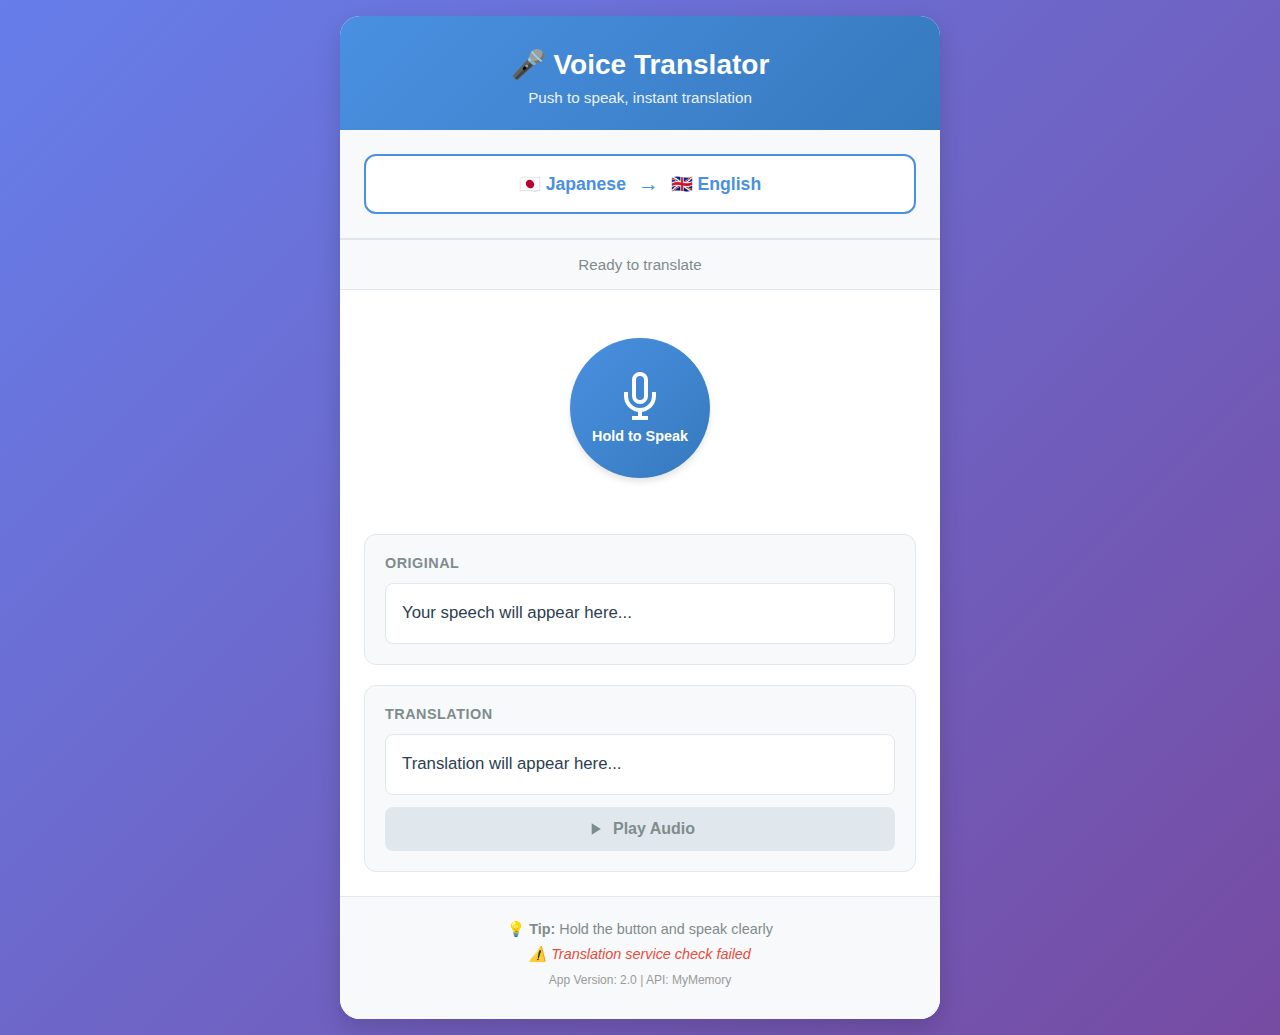
<file: index.html>
<!DOCTYPE html>
<html lang="en">
<head>
    <meta charset="UTF-8">
    <meta name="viewport" content="width=device-width, initial-scale=1.0, maximum-scale=1.0, user-scalable=no">
    <meta name="theme-color" content="#4A90E2">
    <meta name="apple-mobile-web-app-capable" content="yes">
    <meta name="apple-mobile-web-app-status-bar-style" content="black-translucent">
    <meta name="apple-mobile-web-app-title" content="Voice Translator">
    <title>Voice Translator - Japanese ⇄ English</title>

    <!-- PWA Manifest -->
    <link rel="manifest" href="manifest.json?v=2.0">

    <!-- Icons -->
    <link rel="icon" type="image/png" sizes="192x192" href="icon-192.png">
    <link rel="apple-touch-icon" href="icon-192.png">

    <!-- Stylesheet -->
    <link rel="stylesheet" href="style.css?v=2.0">
</head>
<body>
    <div class="container">
        <!-- Header -->
        <header>
            <h1>🎤 Voice Translator</h1>
            <p class="subtitle">Push to speak, instant translation</p>
        </header>

        <!-- Language Direction Switcher -->
        <div class="language-switcher">
            <button id="langBtn" class="lang-button">
                <span id="sourceLang">🇯🇵 Japanese</span>
                <span class="arrow">→</span>
                <span id="targetLang">🇬🇧 English</span>
            </button>
        </div>

        <!-- Status Indicator -->
        <div id="status" class="status">Ready to translate</div>

        <!-- Push-to-Talk Button -->
        <div class="mic-container">
            <button id="micBtn" class="mic-button">
                <svg class="mic-icon" viewBox="0 0 24 24" fill="none" stroke="currentColor" stroke-width="2">
                    <path d="M12 1a3 3 0 0 0-3 3v8a3 3 0 0 0 6 0V4a3 3 0 0 0-3-3z"></path>
                    <path d="M19 10v2a7 7 0 0 1-14 0v-2"></path>
                    <line x1="12" y1="19" x2="12" y2="23"></line>
                    <line x1="8" y1="23" x2="16" y2="23"></line>
                </svg>
                <span class="mic-text">Hold to Speak</span>
            </button>
            <div class="recording-indicator"></div>
        </div>

        <!-- Results Section -->
        <div class="results">
            <!-- Original Text -->
            <div class="result-card">
                <h3>Original</h3>
                <div id="originalText" class="text-content">Your speech will appear here...</div>
            </div>

            <!-- Translated Text -->
            <div class="result-card">
                <h3>Translation</h3>
                <div id="translatedText" class="text-content">Translation will appear here...</div>
                <button id="playBtn" class="play-button" disabled>
                    <svg viewBox="0 0 24 24" fill="currentColor">
                        <path d="M8 5v14l11-7z"/>
                    </svg>
                    Play Audio
                </button>
            </div>
        </div>

        <!-- Settings/Info -->
        <div class="info">
            <p>💡 <strong>Tip:</strong> Hold the button and speak clearly</p>
            <p id="apiStatus" class="api-status"></p>
            <p style="font-size: 0.75rem; color: #999; margin-top: 10px;">App Version: 2.0 | API: MyMemory</p>
        </div>
    </div>

    <!-- Scripts -->
    <script src="app.js?v=2.0"></script>

    <!-- Force cache clear for old versions -->
    <script>
        // Clear old service worker and caches
        if ('serviceWorker' in navigator) {
            navigator.serviceWorker.getRegistrations().then(function(registrations) {
                for(let registration of registrations) {
                    registration.unregister();
                }
            });
        }

        // Clear old caches
        if ('caches' in window) {
            caches.keys().then(function(names) {
                for (let name of names) {
                    if (name.includes('v1')) {
                        caches.delete(name);
                        console.log('Deleted old cache:', name);
                    }
                }
            });
        }
    </script>
</body>
</html>
</file>
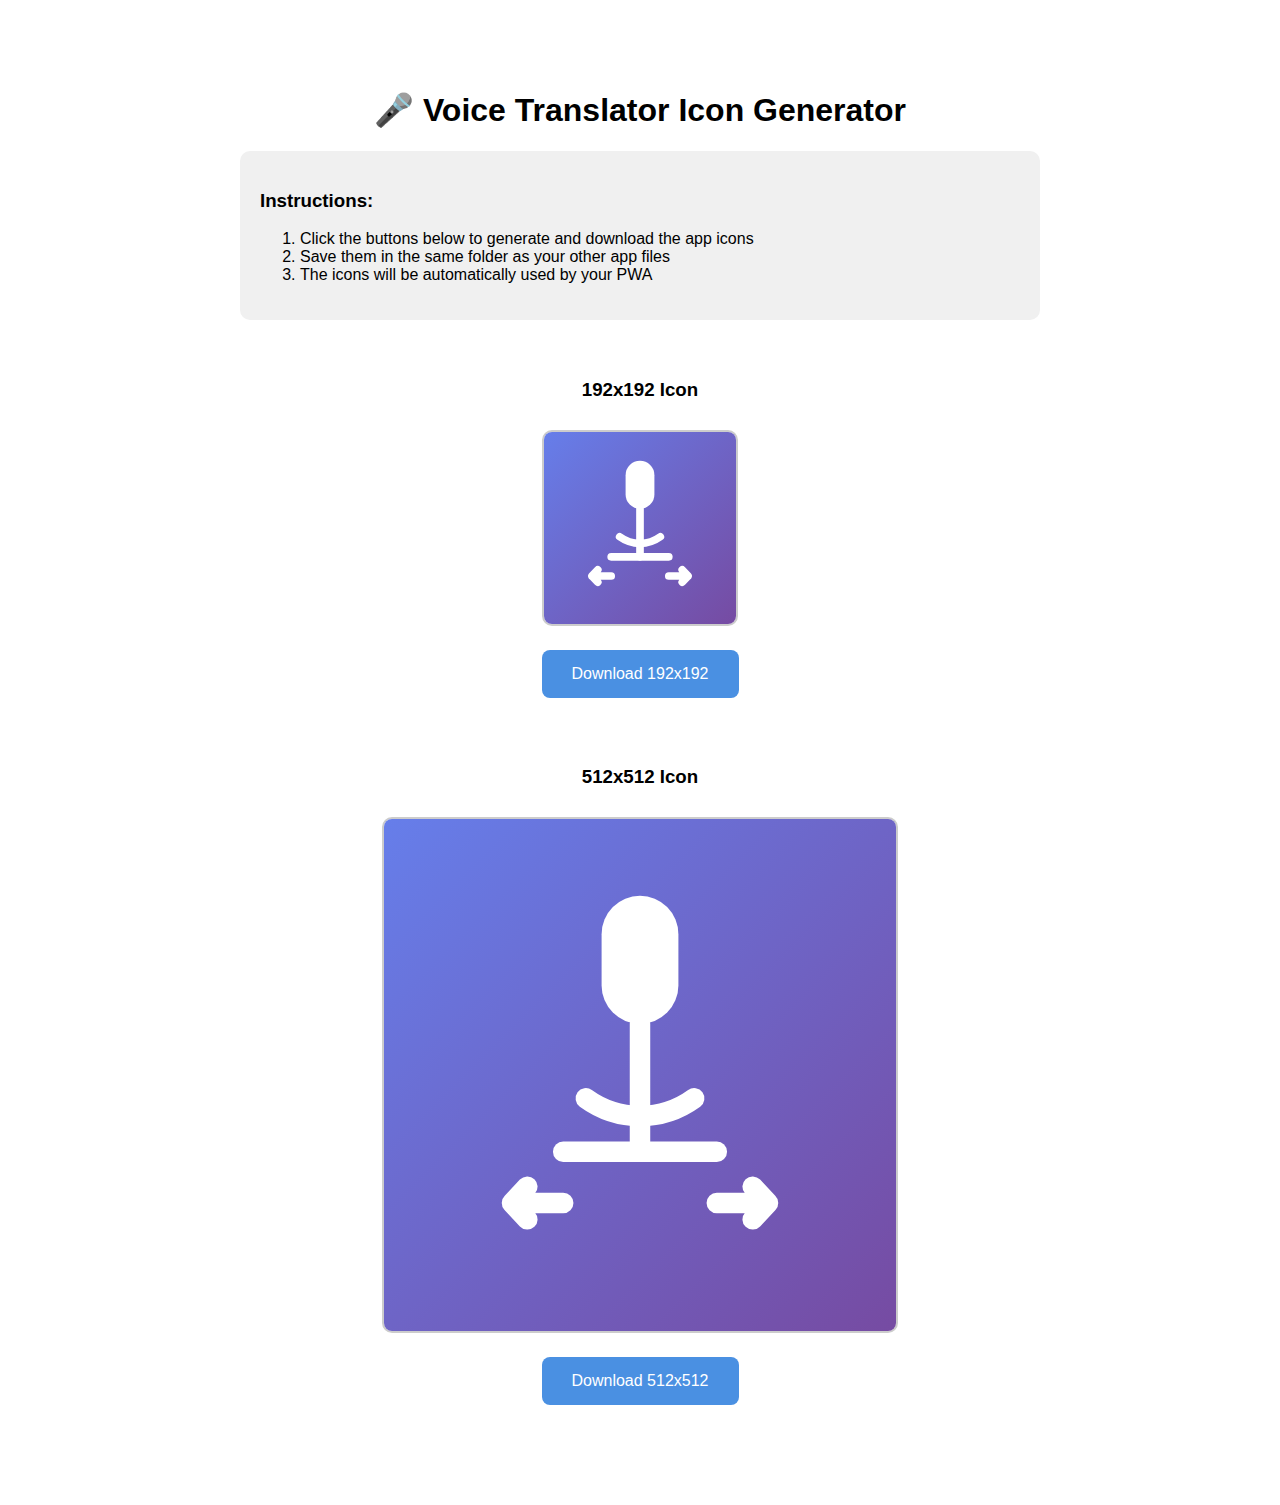
<file: generate-icons.html>
<!DOCTYPE html>
<html lang="en">
<head>
    <meta charset="UTF-8">
    <meta name="viewport" content="width=device-width, initial-scale=1.0">
    <title>Generate App Icons</title>
    <style>
        body {
            font-family: Arial, sans-serif;
            max-width: 800px;
            margin: 50px auto;
            padding: 20px;
            text-align: center;
        }
        .icon-preview {
            margin: 20px;
            display: inline-block;
        }
        canvas {
            border: 2px solid #ccc;
            border-radius: 10px;
            margin: 10px;
        }
        button {
            background: #4A90E2;
            color: white;
            border: none;
            padding: 15px 30px;
            font-size: 16px;
            border-radius: 8px;
            cursor: pointer;
            margin: 10px;
        }
        button:hover {
            background: #357ABD;
        }
        .instructions {
            background: #f0f0f0;
            padding: 20px;
            border-radius: 10px;
            margin: 20px 0;
            text-align: left;
        }
    </style>
</head>
<body>
    <h1>🎤 Voice Translator Icon Generator</h1>

    <div class="instructions">
        <h3>Instructions:</h3>
        <ol>
            <li>Click the buttons below to generate and download the app icons</li>
            <li>Save them in the same folder as your other app files</li>
            <li>The icons will be automatically used by your PWA</li>
        </ol>
    </div>

    <div class="icon-preview">
        <h3>192x192 Icon</h3>
        <canvas id="canvas192" width="192" height="192"></canvas>
        <br>
        <button onclick="downloadIcon('canvas192', 'icon-192.png')">Download 192x192</button>
    </div>

    <div class="icon-preview">
        <h3>512x512 Icon</h3>
        <canvas id="canvas512" width="512" height="512"></canvas>
        <br>
        <button onclick="downloadIcon('canvas512', 'icon-512.png')">Download 512x512</button>
    </div>

    <script>
        function drawIcon(canvas) {
            const ctx = canvas.getContext('2d');
            const size = canvas.width;

            // Background gradient
            const gradient = ctx.createLinearGradient(0, 0, size, size);
            gradient.addColorStop(0, '#667eea');
            gradient.addColorStop(1, '#764ba2');
            ctx.fillStyle = gradient;
            ctx.fillRect(0, 0, size, size);

            // Draw microphone icon
            ctx.strokeStyle = 'white';
            ctx.fillStyle = 'white';
            ctx.lineWidth = size * 0.04;
            ctx.lineCap = 'round';
            ctx.lineJoin = 'round';

            const centerX = size / 2;
            const centerY = size / 2;
            const micHeight = size * 0.25;
            const micWidth = size * 0.15;

            // Microphone body (rounded rectangle)
            ctx.beginPath();
            ctx.roundRect(
                centerX - micWidth / 2,
                centerY - micHeight - size * 0.1,
                micWidth,
                micHeight,
                micWidth / 2
            );
            ctx.fill();

            // Microphone arc
            ctx.beginPath();
            ctx.arc(
                centerX,
                centerY - size * 0.1,
                micWidth * 1.2,
                0.3 * Math.PI,
                0.7 * Math.PI
            );
            ctx.stroke();

            // Microphone stand
            ctx.beginPath();
            ctx.moveTo(centerX, centerY - size * 0.1);
            ctx.lineTo(centerX, centerY + size * 0.15);
            ctx.stroke();

            // Microphone base
            ctx.beginPath();
            ctx.moveTo(centerX - micWidth, centerY + size * 0.15);
            ctx.lineTo(centerX + micWidth, centerY + size * 0.15);
            ctx.stroke();

            // Translation arrows
            const arrowY = centerY + size * 0.25;
            const arrowSize = size * 0.08;

            // Left arrow
            ctx.beginPath();
            ctx.moveTo(centerX - size * 0.15, arrowY);
            ctx.lineTo(centerX - size * 0.25, arrowY);
            ctx.moveTo(centerX - size * 0.25, arrowY);
            ctx.lineTo(centerX - size * 0.22, arrowY - arrowSize * 0.4);
            ctx.moveTo(centerX - size * 0.25, arrowY);
            ctx.lineTo(centerX - size * 0.22, arrowY + arrowSize * 0.4);
            ctx.stroke();

            // Right arrow
            ctx.beginPath();
            ctx.moveTo(centerX + size * 0.15, arrowY);
            ctx.lineTo(centerX + size * 0.25, arrowY);
            ctx.moveTo(centerX + size * 0.25, arrowY);
            ctx.lineTo(centerX + size * 0.22, arrowY - arrowSize * 0.4);
            ctx.moveTo(centerX + size * 0.25, arrowY);
            ctx.lineTo(centerX + size * 0.22, arrowY + arrowSize * 0.4);
            ctx.stroke();
        }

        function downloadIcon(canvasId, filename) {
            const canvas = document.getElementById(canvasId);
            const url = canvas.toDataURL('image/png');
            const link = document.createElement('a');
            link.download = filename;
            link.href = url;
            link.click();
        }

        // Draw icons on page load
        window.onload = function() {
            drawIcon(document.getElementById('canvas192'));
            drawIcon(document.getElementById('canvas512'));
        };
    </script>
</body>
</html>
</file>
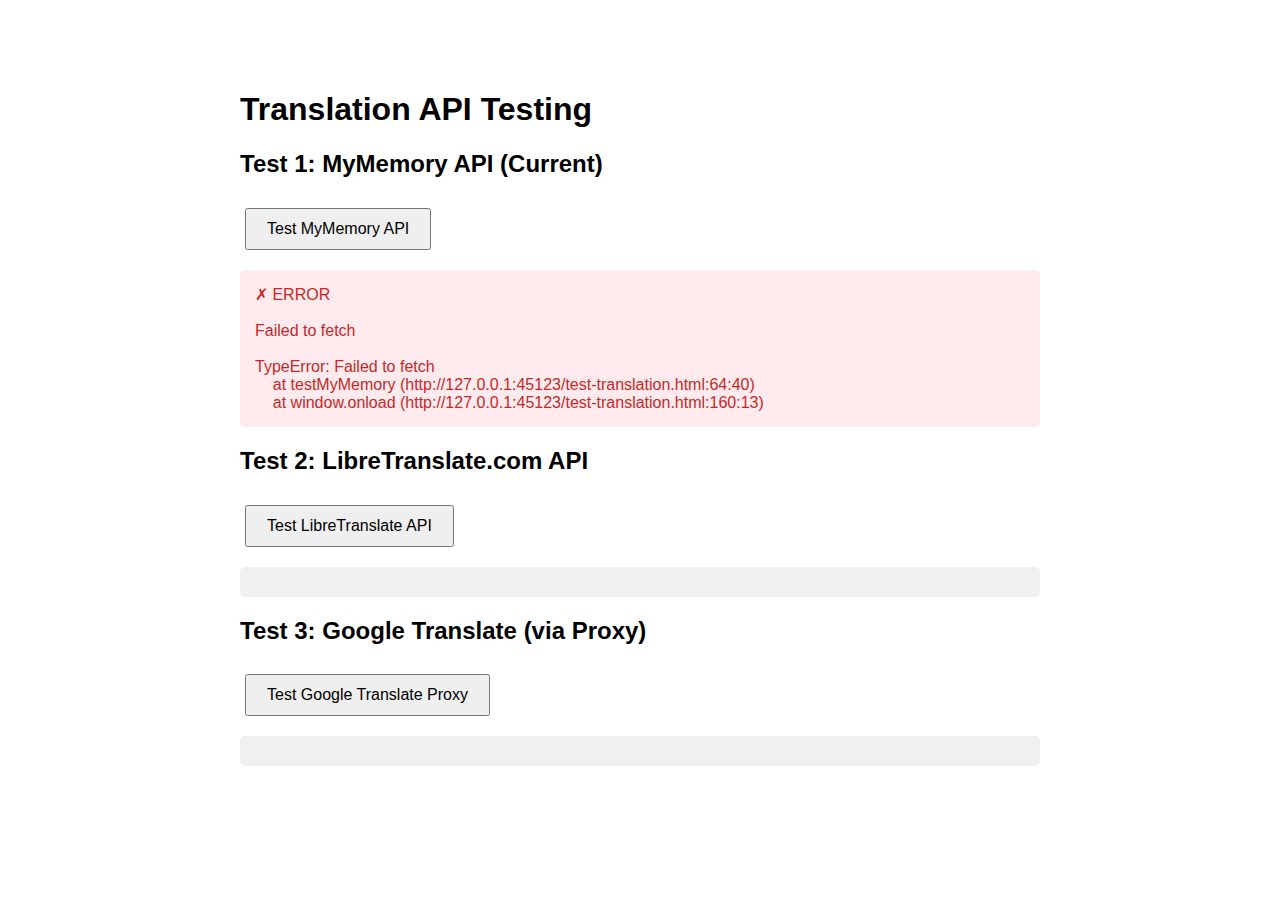
<file: test-translation.html>
<!DOCTYPE html>
<html lang="en">
<head>
    <meta charset="UTF-8">
    <meta name="viewport" content="width=device-width, initial-scale=1.0">
    <title>Translation API Test</title>
    <style>
        body {
            font-family: Arial, sans-serif;
            max-width: 800px;
            margin: 50px auto;
            padding: 20px;
        }
        button {
            padding: 10px 20px;
            margin: 10px 5px;
            font-size: 16px;
            cursor: pointer;
        }
        .result {
            background: #f0f0f0;
            padding: 15px;
            margin: 10px 0;
            border-radius: 5px;
            white-space: pre-wrap;
        }
        .error {
            background: #ffebee;
            color: #c62828;
        }
        .success {
            background: #e8f5e9;
            color: #2e7d32;
        }
    </style>
</head>
<body>
    <h1>Translation API Testing</h1>

    <h2>Test 1: MyMemory API (Current)</h2>
    <button onclick="testMyMemory()">Test MyMemory API</button>
    <div id="mymemory-result" class="result"></div>

    <h2>Test 2: LibreTranslate.com API</h2>
    <button onclick="testLibreTranslate()">Test LibreTranslate API</button>
    <div id="libretranslate-result" class="result"></div>

    <h2>Test 3: Google Translate (via Proxy)</h2>
    <button onclick="testGoogleProxy()">Test Google Translate Proxy</button>
    <div id="google-result" class="result"></div>

    <script>
        async function testMyMemory() {
            const resultDiv = document.getElementById('mymemory-result');
            resultDiv.textContent = 'Testing MyMemory API...';
            resultDiv.className = 'result';

            try {
                const text = 'Hello';
                const url = `https://api.mymemory.translated.net/get?q=${encodeURIComponent(text)}&langpair=en|ja`;

                console.log('MyMemory Request URL:', url);

                const response = await fetch(url);
                const data = await response.json();

                console.log('MyMemory Response:', data);

                if (data.responseData && data.responseData.translatedText) {
                    resultDiv.textContent = `✓ SUCCESS!\n\nOriginal: ${text}\nTranslated: ${data.responseData.translatedText}\n\nFull Response:\n${JSON.stringify(data, null, 2)}`;
                    resultDiv.className = 'result success';
                } else {
                    resultDiv.textContent = `✗ FAILED\n\nResponse:\n${JSON.stringify(data, null, 2)}`;
                    resultDiv.className = 'result error';
                }
            } catch (error) {
                resultDiv.textContent = `✗ ERROR\n\n${error.message}\n\n${error.stack}`;
                resultDiv.className = 'result error';
                console.error('MyMemory Error:', error);
            }
        }

        async function testLibreTranslate() {
            const resultDiv = document.getElementById('libretranslate-result');
            resultDiv.textContent = 'Testing LibreTranslate API...';
            resultDiv.className = 'result';

            try {
                const text = 'Hello';
                const url = 'https://libretranslate.com/translate';

                console.log('LibreTranslate Request URL:', url);

                const response = await fetch(url, {
                    method: 'POST',
                    headers: {
                        'Content-Type': 'application/json',
                    },
                    body: JSON.stringify({
                        q: text,
                        source: 'en',
                        target: 'ja',
                        format: 'text'
                    })
                });

                const data = await response.json();

                console.log('LibreTranslate Response:', data);

                if (data.translatedText) {
                    resultDiv.textContent = `✓ SUCCESS!\n\nOriginal: ${text}\nTranslated: ${data.translatedText}\n\nFull Response:\n${JSON.stringify(data, null, 2)}`;
                    resultDiv.className = 'result success';
                } else {
                    resultDiv.textContent = `✗ FAILED\n\nResponse:\n${JSON.stringify(data, null, 2)}`;
                    resultDiv.className = 'result error';
                }
            } catch (error) {
                resultDiv.textContent = `✗ ERROR\n\n${error.message}\n\n${error.stack}`;
                resultDiv.className = 'result error';
                console.error('LibreTranslate Error:', error);
            }
        }

        async function testGoogleProxy() {
            const resultDiv = document.getElementById('google-result');
            resultDiv.textContent = 'Testing Google Translate via translate.googleapis.com...';
            resultDiv.className = 'result';

            try {
                // Using free Google Translate API endpoint (limited, may not work)
                const text = 'Hello';
                const url = `https://translate.googleapis.com/translate_a/single?client=gtx&sl=en&tl=ja&dt=t&q=${encodeURIComponent(text)}`;

                console.log('Google Translate Request URL:', url);

                const response = await fetch(url);
                const data = await response.json();

                console.log('Google Translate Response:', data);

                if (data && data[0] && data[0][0] && data[0][0][0]) {
                    const translated = data[0][0][0];
                    resultDiv.textContent = `✓ SUCCESS!\n\nOriginal: ${text}\nTranslated: ${translated}\n\nFull Response:\n${JSON.stringify(data, null, 2)}`;
                    resultDiv.className = 'result success';
                } else {
                    resultDiv.textContent = `✗ FAILED\n\nResponse:\n${JSON.stringify(data, null, 2)}`;
                    resultDiv.className = 'result error';
                }
            } catch (error) {
                resultDiv.textContent = `✗ ERROR\n\n${error.message}\n\n${error.stack}`;
                resultDiv.className = 'result error';
                console.error('Google Translate Error:', error);
            }
        }

        // Auto-run MyMemory test on load
        window.onload = () => {
            console.log('Page loaded, running automatic tests...');
            testMyMemory();
        };
    </script>
</body>
</html>
</file>
<file: style.css>
/* Reset and Base Styles */
* {
    margin: 0;
    padding: 0;
    box-sizing: border-box;
}

:root {
    --primary-color: #4A90E2;
    --primary-dark: #357ABD;
    --secondary-color: #50C878;
    --danger-color: #E74C3C;
    --text-dark: #2C3E50;
    --text-light: #7F8C8D;
    --bg-light: #F8F9FA;
    --border-color: #E1E8ED;
    --shadow: 0 4px 6px rgba(0, 0, 0, 0.1);
    --shadow-lg: 0 10px 25px rgba(0, 0, 0, 0.15);
}

body {
    font-family: -apple-system, BlinkMacSystemFont, 'Segoe UI', Roboto, Oxygen, Ubuntu, Cantarell, sans-serif;
    background: linear-gradient(135deg, #667eea 0%, #764ba2 100%);
    min-height: 100vh;
    display: flex;
    align-items: center;
    justify-content: center;
    padding: 1rem;
    color: var(--text-dark);
}

.container {
    max-width: 600px;
    width: 100%;
    background: white;
    border-radius: 20px;
    box-shadow: var(--shadow-lg);
    overflow: hidden;
}

/* Header */
header {
    background: linear-gradient(135deg, var(--primary-color) 0%, var(--primary-dark) 100%);
    color: white;
    text-align: center;
    padding: 2rem 1.5rem 1.5rem;
}

header h1 {
    font-size: 1.75rem;
    margin-bottom: 0.5rem;
    font-weight: 700;
}

.subtitle {
    font-size: 0.95rem;
    opacity: 0.9;
    font-weight: 400;
}

/* Language Switcher */
.language-switcher {
    padding: 1.5rem;
    background: var(--bg-light);
    border-bottom: 2px solid var(--border-color);
}

.lang-button {
    width: 100%;
    padding: 1rem;
    background: white;
    border: 2px solid var(--primary-color);
    border-radius: 12px;
    font-size: 1.1rem;
    font-weight: 600;
    color: var(--primary-color);
    cursor: pointer;
    transition: all 0.3s ease;
    display: flex;
    align-items: center;
    justify-content: center;
    gap: 0.75rem;
}

.lang-button:hover {
    background: var(--primary-color);
    color: white;
    transform: translateY(-2px);
    box-shadow: var(--shadow);
}

.lang-button:active {
    transform: translateY(0);
}

.arrow {
    font-size: 1.3rem;
    font-weight: bold;
}

/* Status Indicator */
.status {
    padding: 1rem 1.5rem;
    text-align: center;
    font-weight: 500;
    background: var(--bg-light);
    color: var(--text-light);
    border-bottom: 1px solid var(--border-color);
    font-size: 0.95rem;
}

.status.listening {
    background: #FFF3CD;
    color: #856404;
    font-weight: 600;
}

.status.processing {
    background: #D1ECF1;
    color: #0C5460;
    font-weight: 600;
}

.status.success {
    background: #D4EDDA;
    color: #155724;
    font-weight: 600;
}

.status.error {
    background: #F8D7DA;
    color: #721C24;
    font-weight: 600;
}

/* Microphone Button Container */
.mic-container {
    padding: 3rem 1.5rem 2rem;
    display: flex;
    flex-direction: column;
    align-items: center;
    gap: 1rem;
    position: relative;
}

.mic-button {
    width: 140px;
    height: 140px;
    border-radius: 50%;
    background: linear-gradient(135deg, var(--primary-color) 0%, var(--primary-dark) 100%);
    border: none;
    color: white;
    cursor: pointer;
    display: flex;
    flex-direction: column;
    align-items: center;
    justify-content: center;
    gap: 0.5rem;
    transition: all 0.3s ease;
    box-shadow: var(--shadow);
    position: relative;
}

.mic-button:hover {
    transform: scale(1.05);
    box-shadow: var(--shadow-lg);
}

.mic-button:active {
    transform: scale(0.95);
}

.mic-button.recording {
    background: linear-gradient(135deg, var(--danger-color) 0%, #C0392B 100%);
    animation: pulse 1.5s ease-in-out infinite;
}

@keyframes pulse {
    0%, 100% {
        box-shadow: 0 0 0 0 rgba(231, 76, 60, 0.7);
    }
    50% {
        box-shadow: 0 0 0 15px rgba(231, 76, 60, 0);
    }
}

.mic-icon {
    width: 48px;
    height: 48px;
}

.mic-text {
    font-size: 0.9rem;
    font-weight: 600;
}

.recording-indicator {
    display: none;
    color: var(--danger-color);
    font-weight: 600;
    font-size: 0.95rem;
}

.recording-indicator.active {
    display: block;
    animation: blink 1s ease-in-out infinite;
}

@keyframes blink {
    0%, 100% { opacity: 1; }
    50% { opacity: 0.3; }
}

/* Results Section */
.results {
    padding: 1.5rem;
    display: flex;
    flex-direction: column;
    gap: 1.25rem;
}

.result-card {
    background: var(--bg-light);
    border-radius: 12px;
    padding: 1.25rem;
    border: 1px solid var(--border-color);
}

.result-card h3 {
    font-size: 0.9rem;
    font-weight: 700;
    text-transform: uppercase;
    color: var(--text-light);
    margin-bottom: 0.75rem;
    letter-spacing: 0.5px;
}

.text-content {
    background: white;
    padding: 1rem;
    border-radius: 8px;
    min-height: 60px;
    font-size: 1.05rem;
    line-height: 1.6;
    color: var(--text-dark);
    border: 1px solid var(--border-color);
}

.text-content:empty::before {
    content: attr(data-placeholder);
    color: var(--text-light);
    font-style: italic;
}

/* Play Button */
.play-button {
    margin-top: 0.75rem;
    width: 100%;
    padding: 0.75rem;
    background: var(--secondary-color);
    color: white;
    border: none;
    border-radius: 8px;
    font-size: 1rem;
    font-weight: 600;
    cursor: pointer;
    display: flex;
    align-items: center;
    justify-content: center;
    gap: 0.5rem;
    transition: all 0.3s ease;
}

.play-button:hover:not(:disabled) {
    background: #45B369;
    transform: translateY(-2px);
    box-shadow: var(--shadow);
}

.play-button:active:not(:disabled) {
    transform: translateY(0);
}

.play-button:disabled {
    background: var(--border-color);
    color: var(--text-light);
    cursor: not-allowed;
}

.play-button svg {
    width: 20px;
    height: 20px;
}

/* Info Section */
.info {
    padding: 1.5rem;
    background: var(--bg-light);
    border-top: 1px solid var(--border-color);
    text-align: center;
}

.info p {
    font-size: 0.9rem;
    color: var(--text-light);
    margin-bottom: 0.5rem;
}

.api-status {
    font-size: 0.85rem;
    color: var(--text-light);
    font-style: italic;
}

/* Responsive Design */
@media (max-width: 480px) {
    body {
        padding: 0;
    }

    .container {
        border-radius: 0;
        min-height: 100vh;
    }

    header h1 {
        font-size: 1.5rem;
    }

    .mic-button {
        width: 120px;
        height: 120px;
    }

    .mic-icon {
        width: 40px;
        height: 40px;
    }

    .mic-text {
        font-size: 0.85rem;
    }
}

/* Touch Improvements for Mobile */
@media (hover: none) and (pointer: coarse) {
    .mic-button {
        -webkit-tap-highlight-color: transparent;
        touch-action: manipulation;
    }

    .lang-button {
        -webkit-tap-highlight-color: transparent;
        touch-action: manipulation;
    }
}

/* Loading Spinner */
@keyframes spin {
    to { transform: rotate(360deg); }
}

.loading-spinner {
    display: inline-block;
    width: 16px;
    height: 16px;
    border: 2px solid rgba(255, 255, 255, 0.3);
    border-radius: 50%;
    border-top-color: white;
    animation: spin 0.6s linear infinite;
}
</file>
